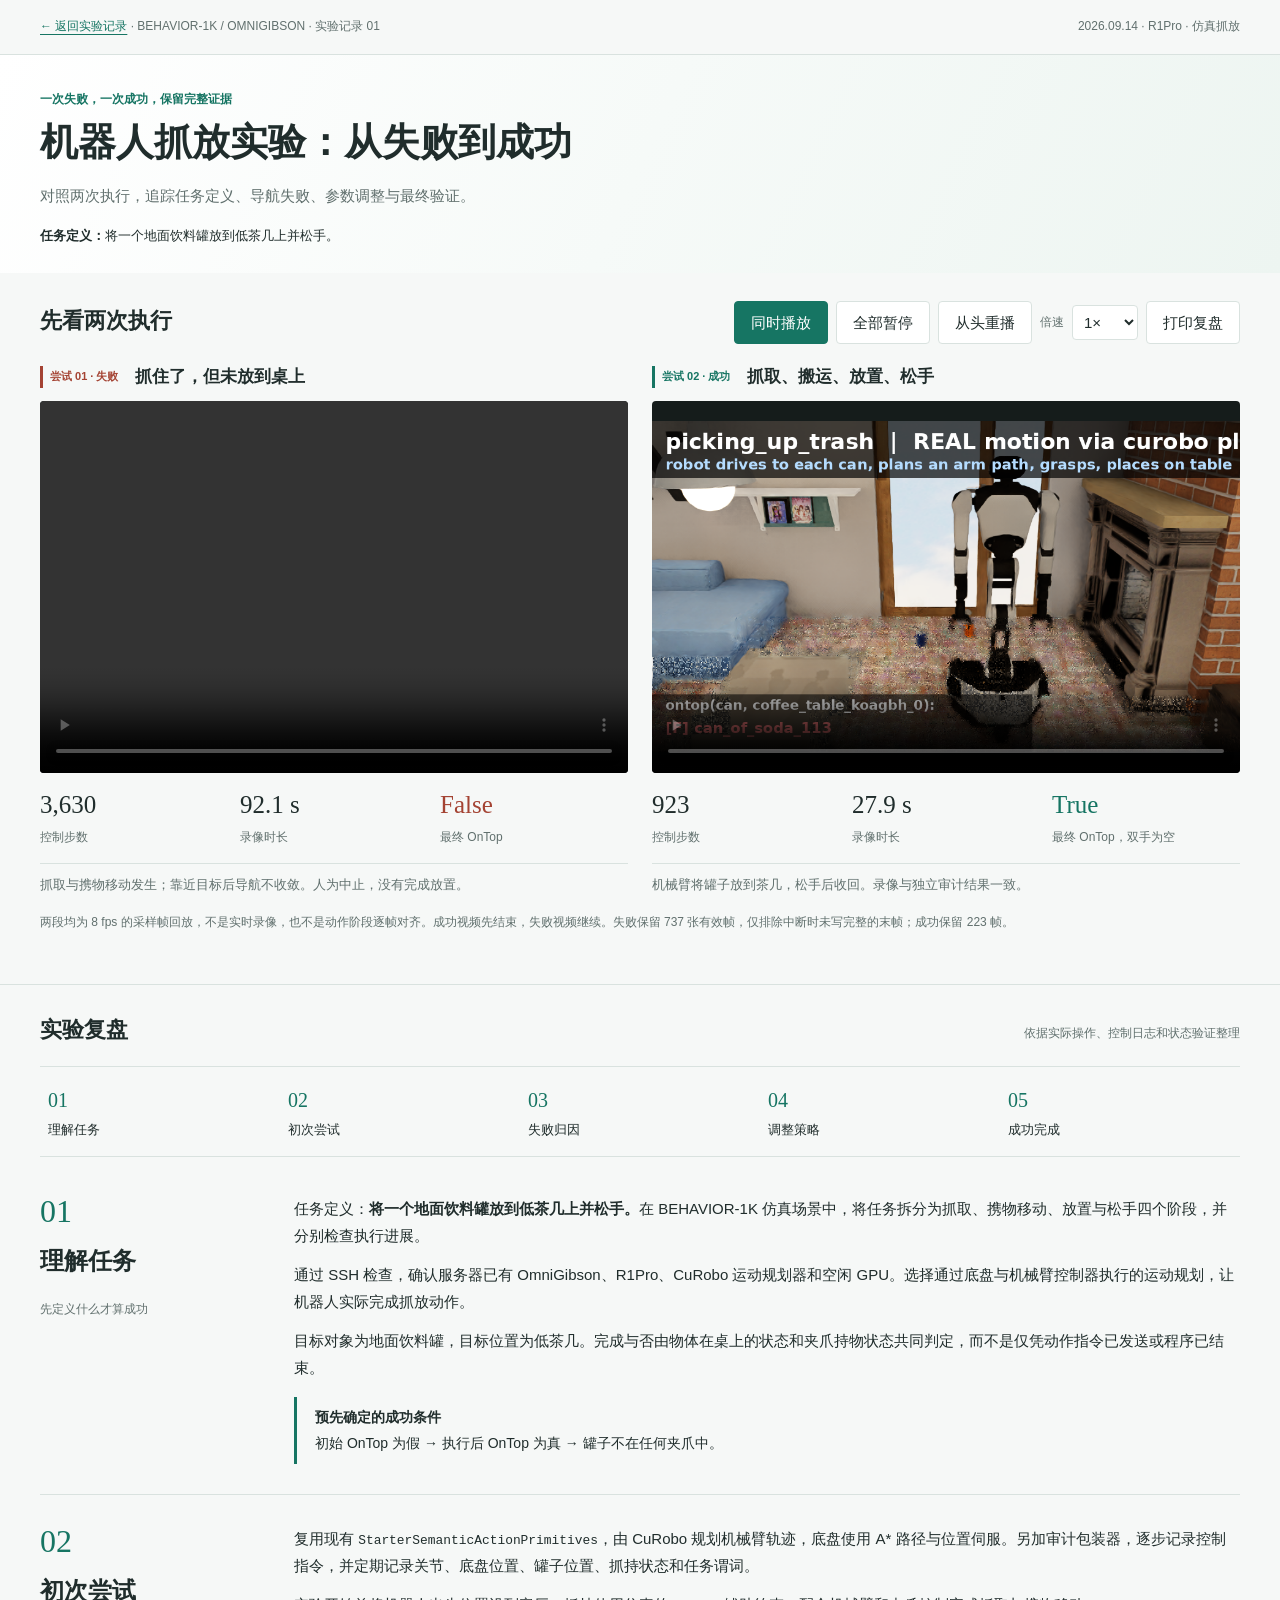
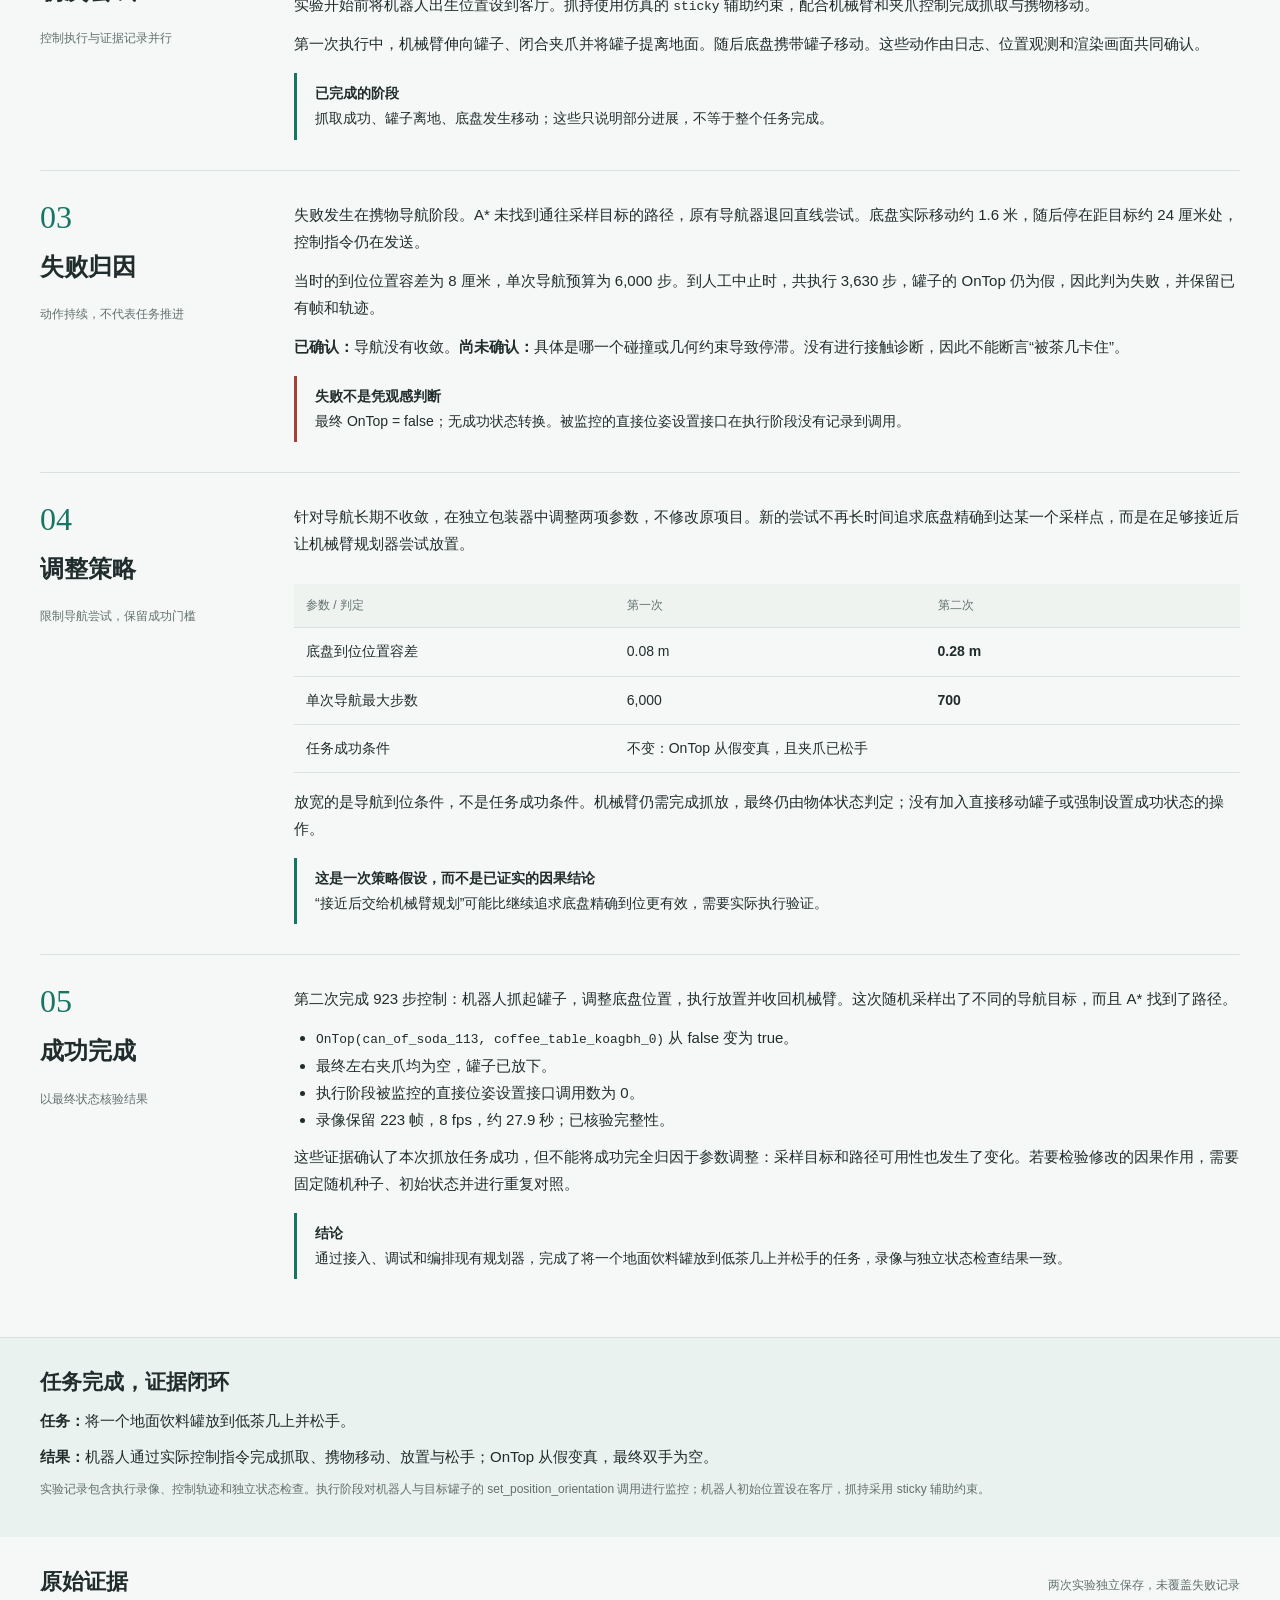
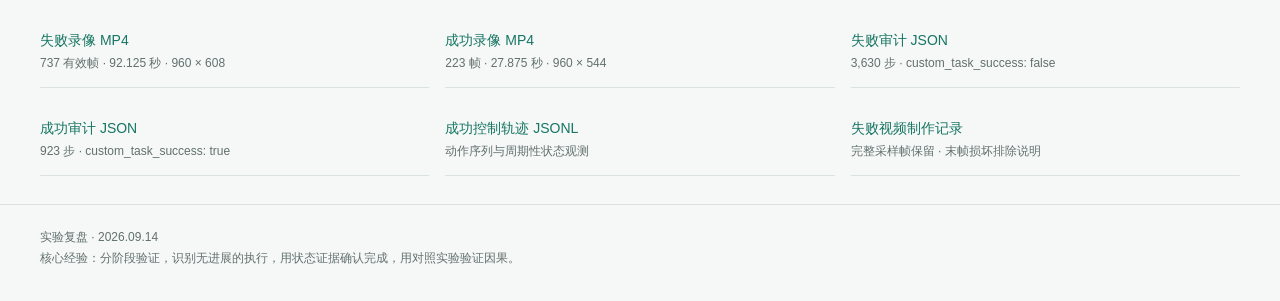
<file: static/lab/astra-behavior-pick-place/demo/index.html>
<!doctype html>
<html lang="zh-CN">
<head>
<meta charset="utf-8">
<meta name="viewport" content="width=device-width, initial-scale=1">
<title>机器人抓放实验 | 从失败到成功</title>
<style>
:root{--ink:#202d2c;--muted:#61706e;--line:#d9e2df;--green:#167563;--red:#a44333;--paper:#f6f8f7;--white:#fff}
*{box-sizing:border-box;letter-spacing:0}html{scroll-behavior:smooth;scroll-padding-top:24px}body{margin:0;color:var(--ink);background:var(--paper);font-family:"PingFang SC","Microsoft YaHei",sans-serif;font-size:15px;line-height:1.8}a{color:var(--green);text-underline-offset:4px}button,select{font:inherit;color:inherit}button{cursor:pointer;padding:7px 16px;border:1px solid var(--line);border-radius:4px;background:white}button:hover{border-color:var(--green)}button:focus-visible,a:focus-visible,select:focus-visible{outline:3px solid #7cbcad;outline-offset:3px}button:disabled{opacity:.5;cursor:wait}.wrap{max-width:1280px;margin:auto;padding:0 40px}.mast{border-bottom:1px solid var(--line);padding:16px 0;font-size:12px;color:var(--muted)}.mast .wrap{display:flex;justify-content:space-between;gap:15px;flex-wrap:wrap}.intro{padding:34px 0 26px;background:linear-gradient(115deg,#fff,#edf5f1)}.eyebrow{font-size:12px;color:var(--green);font-weight:600}.intro h1{font-family:"Songti SC","STSong",Georgia,serif;font-size:38px;line-height:1.3;margin:8px 0 14px;font-weight:600}.intro p{margin:0;max-width:880px;color:var(--muted)}.scope{margin-top:15px!important;color:var(--ink)!important;font-size:13px}.section{padding:28px 0;border-bottom:1px solid var(--line)}.section-head{display:flex;align-items:baseline;justify-content:space-between;gap:14px;flex-wrap:wrap;margin-bottom:18px}h2{font-size:22px;margin:0;line-height:1.5}h3{font-size:17px;margin:0 0 10px}.meta{font-size:12px;color:var(--muted)}.toolbar{display:flex;gap:8px;align-items:center;flex-wrap:wrap}.toolbar select{padding:7px;border:1px solid var(--line);background:white;border-radius:4px}.primary{background:var(--green);color:#fff;border-color:var(--green)}.videos{display:grid;grid-template-columns:1fr 1fr;gap:24px}.video-heading{display:flex;align-items:center;gap:10px;flex-wrap:wrap;margin-bottom:8px}.badge{font-size:11px;padding:1px 7px;border-left:3px solid currentColor;font-weight:600}.failed{color:var(--red)}.passed{color:var(--green)}.video-heading h3{margin:0}.media{aspect-ratio:960/608;background:#151c1b;border-radius:4px;overflow:hidden}.media video{width:100%;height:100%;object-fit:contain;display:block}.caption{margin:9px 0 0;color:var(--muted);font-size:13px}.metrics{display:grid;grid-template-columns:repeat(3,1fr);gap:12px;padding:14px 0;border-bottom:1px solid var(--line)}.metric strong{font-family:Georgia,serif;font-size:25px;font-weight:400;display:block;line-height:1.4}.metric span{font-size:12px;color:var(--muted)}.note{font-size:12px;color:var(--muted);margin:16px 0 0}.status{font-size:12px;min-height:22px;color:var(--red)}.outcomes{display:grid;grid-template-columns:1fr 1fr;gap:24px;margin-top:18px}.outcomes p{margin:4px 0;font-size:13px}.phase-nav{display:grid;grid-template-columns:repeat(5,1fr);border-top:1px solid var(--line);border-bottom:1px solid var(--line);margin:20px 0 8px}.phase-nav a{padding:15px 8px;text-decoration:none;font-size:13px;color:var(--ink)}.phase-nav b{display:block;color:var(--green);font-family:Georgia,serif;font-size:20px;font-weight:400}.phase{display:grid;grid-template-columns:220px 1fr;gap:34px;padding:30px 0;border-bottom:1px solid var(--line);scroll-margin-top:24px}.phase:last-child{border-bottom:0}.phase-num{font-family:Georgia,serif;color:var(--green);font-size:32px;line-height:1}.phase h3{font-family:"Songti SC","STSong",serif;font-size:24px;margin-top:10px}.phase-label{font-size:12px;color:var(--muted)}.phase p{margin:0 0 12px}.phase p:last-child{margin-bottom:0}.phase ul{padding-left:22px;margin:10px 0}.evidence{border-left:3px solid var(--green);padding:8px 0 8px 18px;margin-top:16px;font-size:14px}.evidence.failure{border-color:var(--red)}code{font-family:Menlo,Consolas,monospace;font-size:.86em;overflow-wrap:anywhere}.table-scroll{overflow-x:auto}table{border-collapse:collapse;width:100%;font-size:14px;margin:15px 0}th,td{text-align:left;padding:11px 12px;border-bottom:1px solid var(--line);vertical-align:top}th{font-size:12px;color:var(--muted);font-weight:500;background:#eef3f0}.boundary{background:#eaf2ef;padding:28px 0}.boundary p{margin:9px 0}.boundary h2{font-size:21px}.evidence-links{display:grid;grid-template-columns:repeat(3,1fr);gap:16px}.evidence-links a{display:block;border-bottom:1px solid var(--line);padding:12px 0;text-decoration:none;font-size:14px;overflow-wrap:anywhere}.evidence-links small{display:block;color:var(--muted);font-size:12px}footer{padding:22px 0 32px;font-size:12px;color:var(--muted)}.print-only{display:none}
@media(max-width:800px){.wrap{padding:0 20px}.intro h1{font-size:30px}.videos,.outcomes{grid-template-columns:1fr}.phase{grid-template-columns:1fr;gap:12px}.phase h3{display:inline;margin-left:12px}.phase-label{display:block}.phase-nav{grid-template-columns:repeat(5,minmax(0,1fr))}.phase-nav a{font-size:11px;padding:12px 3px}.evidence-links{grid-template-columns:1fr 1fr}.toolbar{width:100%}.intro{padding-top:26px}.metrics strong{font-size:22px}}
@media(max-width:400px){.intro h1{font-size:27px}.wrap{padding:0 16px}.evidence-links{grid-template-columns:1fr}}
@media(prefers-reduced-motion:reduce){html{scroll-behavior:auto}}
@media print{body{background:white;font-size:11px}.wrap{padding:0}.toolbar,.phase-nav,.status{display:none}.print-only{display:block}.section,.phase{break-inside:avoid}.intro h1{font-size:28px}.media{display:none}.videos{gap:18px}.phase{grid-template-columns:140px 1fr;padding:20px 0}a{color:inherit}.boundary{background:white;border:1px solid #ccc;padding:18px}.evidence-links{grid-template-columns:1fr 1fr}}
</style>
</head>
<body>
<header class="mast"><div class="wrap"><span><a href="../">← 返回实验记录</a> · BEHAVIOR-1K / OMNIGIBSON · 实验记录 01</span><span>2026.09.14 · R1Pro · 仿真抓放</span></div></header>
<main>
<section class="intro"><div class="wrap"><div class="eyebrow">一次失败，一次成功，保留完整证据</div><h1>机器人抓放实验：从失败到成功</h1><p>对照两次执行，追踪任务定义、导航失败、参数调整与最终验证。</p><p class="scope"><strong>任务定义：</strong>将一个地面饮料罐放到低茶几上并松手。</p></div></section>
<section class="section"><div class="wrap">
<div class="section-head"><h2>先看两次执行</h2><div class="toolbar"><button class="primary" id="play">同时播放</button><button id="pause">全部暂停</button><button id="restart">从头重播</button><label for="speed" class="meta">倍速</label><select id="speed"><option value="0.5">0.5×</option><option value="1" selected>1×</option><option value="2">2×</option><option value="4">4×</option></select><button id="print">打印复盘</button></div></div>
<div class="videos">
<article><div class="video-heading"><span class="badge failed">尝试 01 · 失败</span><h3>抓住了，但未放到桌上</h3></div><div class="media"><video id="failure" controls playsinline preload="metadata" aria-label="失败尝试完整录像"><source src="../evidence/failed_attempt_full.mp4" type="video/mp4">浏览器无法播放此视频，请下载 MP4。</video></div><div class="metrics"><div class="metric"><strong>3,630</strong><span>控制步数</span></div><div class="metric"><strong>92.1 s</strong><span>录像时长</span></div><div class="metric"><strong class="failed">False</strong><span>最终 OnTop</span></div></div><p class="caption">抓取与携物移动发生；靠近目标后导航不收敛。人为中止，没有完成放置。</p></article>
<article><div class="video-heading"><span class="badge passed">尝试 02 · 成功</span><h3>抓取、搬运、放置、松手</h3></div><div class="media"><video id="success" controls playsinline preload="metadata" poster="../evidence/poster.png" aria-label="成功尝试完整录像"><source src="../evidence/render_motion.mp4" type="video/mp4">浏览器无法播放此视频，请下载 MP4。</video></div><div class="metrics"><div class="metric"><strong>923</strong><span>控制步数</span></div><div class="metric"><strong>27.9 s</strong><span>录像时长</span></div><div class="metric"><strong class="passed">True</strong><span>最终 OnTop，双手为空</span></div></div><p class="caption">机械臂将罐子放到茶几，松手后收回。录像与独立审计结果一致。</p></article>
</div><p class="note">两段均为 8 fps 的采样帧回放，不是实时录像，也不是动作阶段逐帧对齐。成功视频先结束，失败视频继续。失败保留 737 张有效帧，仅排除中断时未写完整的末帧；成功保留 223 帧。</p><div id="status" class="status" role="status" aria-live="polite"></div><p class="print-only">录像文件：failed_attempt_full.mp4（失败） / render_motion.mp4（成功）</p>
</div></section>
<section class="section"><div class="wrap"><div class="section-head"><h2>实验复盘</h2><span class="meta">依据实际操作、控制日志和状态验证整理</span></div>
<nav class="phase-nav" aria-label="复盘阶段"><a href="#understand"><b>01</b>理解任务</a><a href="#attempt"><b>02</b>初次尝试</a><a href="#diagnosis"><b>03</b>失败归因</a><a href="#adjust"><b>04</b>调整策略</a><a href="#complete"><b>05</b>成功完成</a></nav>
<article class="phase" id="understand"><div><span class="phase-num">01</span><h3>理解任务</h3><span class="phase-label">先定义什么才算成功</span></div><div><p>任务定义：<strong>将一个地面饮料罐放到低茶几上并松手。</strong>在 BEHAVIOR-1K 仿真场景中，将任务拆分为抓取、携物移动、放置与松手四个阶段，并分别检查执行进展。</p><p>通过 SSH 检查，确认服务器已有 OmniGibson、R1Pro、CuRobo 运动规划器和空闲 GPU。选择通过底盘与机械臂控制器执行的运动规划，让机器人实际完成抓放动作。</p><p>目标对象为地面饮料罐，目标位置为低茶几。完成与否由物体在桌上的状态和夹爪持物状态共同判定，而不是仅凭动作指令已发送或程序已结束。</p><div class="evidence"><strong>预先确定的成功条件</strong><br>初始 OnTop 为假 → 执行后 OnTop 为真 → 罐子不在任何夹爪中。</div></div></article>
<article class="phase" id="attempt"><div><span class="phase-num">02</span><h3>初次尝试</h3><span class="phase-label">控制执行与证据记录并行</span></div><div><p>复用现有 <code>StarterSemanticActionPrimitives</code>，由 CuRobo 规划机械臂轨迹，底盘使用 A* 路径与位置伺服。另加审计包装器，逐步记录控制指令，并定期记录关节、底盘位置、罐子位置、抓持状态和任务谓词。</p><p>实验开始前将机器人出生位置设到客厅。抓持使用仿真的 <code>sticky</code> 辅助约束，配合机械臂和夹爪控制完成抓取与携物移动。</p><p>第一次执行中，机械臂伸向罐子、闭合夹爪并将罐子提离地面。随后底盘携带罐子移动。这些动作由日志、位置观测和渲染画面共同确认。</p><div class="evidence"><strong>已完成的阶段</strong><br>抓取成功、罐子离地、底盘发生移动；这些只说明部分进展，不等于整个任务完成。</div></div></article>
<article class="phase" id="diagnosis"><div><span class="phase-num">03</span><h3>失败归因</h3><span class="phase-label">动作持续，不代表任务推进</span></div><div><p>失败发生在携物导航阶段。A* 未找到通往采样目标的路径，原有导航器退回直线尝试。底盘实际移动约 1.6 米，随后停在距目标约 24 厘米处，控制指令仍在发送。</p><p>当时的到位位置容差为 8 厘米，单次导航预算为 6,000 步。到人工中止时，共执行 3,630 步，罐子的 OnTop 仍为假，因此判为失败，并保留已有帧和轨迹。</p><p><strong>已确认：</strong>导航没有收敛。<strong>尚未确认：</strong>具体是哪一个碰撞或几何约束导致停滞。没有进行接触诊断，因此不能断言“被茶几卡住”。</p><div class="evidence failure"><strong>失败不是凭观感判断</strong><br>最终 OnTop = false；无成功状态转换。被监控的直接位姿设置接口在执行阶段没有记录到调用。</div></div></article>
<article class="phase" id="adjust"><div><span class="phase-num">04</span><h3>调整策略</h3><span class="phase-label">限制导航尝试，保留成功门槛</span></div><div><p>针对导航长期不收敛，在独立包装器中调整两项参数，不修改原项目。新的尝试不再长时间追求底盘精确到达某一个采样点，而是在足够接近后让机械臂规划器尝试放置。</p><div class="table-scroll"><table><thead><tr><th>参数 / 判定</th><th>第一次</th><th>第二次</th></tr></thead><tbody><tr><td>底盘到位位置容差</td><td>0.08 m</td><td><strong>0.28 m</strong></td></tr><tr><td>单次导航最大步数</td><td>6,000</td><td><strong>700</strong></td></tr><tr><td>任务成功条件</td><td colspan="2">不变：OnTop 从假变真，且夹爪已松手</td></tr></tbody></table></div><p>放宽的是导航到位条件，不是任务成功条件。机械臂仍需完成抓放，最终仍由物体状态判定；没有加入直接移动罐子或强制设置成功状态的操作。</p><div class="evidence"><strong>这是一次策略假设，而不是已证实的因果结论</strong><br>“接近后交给机械臂规划”可能比继续追求底盘精确到位更有效，需要实际执行验证。</div></div></article>
<article class="phase" id="complete"><div><span class="phase-num">05</span><h3>成功完成</h3><span class="phase-label">以最终状态核验结果</span></div><div><p>第二次完成 923 步控制：机器人抓起罐子，调整底盘位置，执行放置并收回机械臂。这次随机采样出了不同的导航目标，而且 A* 找到了路径。</p><ul><li><code>OnTop(can_of_soda_113, coffee_table_koagbh_0)</code> 从 false 变为 true。</li><li>最终左右夹爪均为空，罐子已放下。</li><li>执行阶段被监控的直接位姿设置接口调用数为 0。</li><li>录像保留 223 帧，8 fps，约 27.9 秒；已核验完整性。</li></ul><p>这些证据确认了本次抓放任务成功，但不能将成功完全归因于参数调整：采样目标和路径可用性也发生了变化。若要检验修改的因果作用，需要固定随机种子、初始状态并进行重复对照。</p><div class="evidence"><strong>结论</strong><br>通过接入、调试和编排现有规划器，完成了将一个地面饮料罐放到低茶几上并松手的任务，录像与独立状态检查结果一致。</div></div></article>
</div></section>
<section class="boundary"><div class="wrap"><h2>任务完成，证据闭环</h2><p><strong>任务：</strong>将一个地面饮料罐放到低茶几上并松手。</p><p><strong>结果：</strong>机器人通过实际控制指令完成抓取、携物移动、放置与松手；OnTop 从假变真，最终双手为空。</p><p class="meta">实验记录包含执行录像、控制轨迹和独立状态检查。执行阶段对机器人与目标罐子的 set_position_orientation 调用进行监控；机器人初始位置设在客厅，抓持采用 sticky 辅助约束。</p></div></section>
<section class="section"><div class="wrap"><div class="section-head"><h2>原始证据</h2><span class="meta">两次实验独立保存，未覆盖失败记录</span></div><div class="evidence-links"><a href="../evidence/failed_attempt_full.mp4" download>失败录像 MP4<small>737 有效帧 · 92.125 秒 · 960 × 608</small></a><a href="../evidence/render_motion.mp4" download>成功录像 MP4<small>223 帧 · 27.875 秒 · 960 × 544</small></a><a href="../evidence/failure_audit_result.json" download>失败审计 JSON<small>3,630 步 · custom_task_success: false</small></a><a href="../evidence/audit_result.json" download>成功审计 JSON<small>923 步 · custom_task_success: true</small></a><a href="../evidence/actions.jsonl" download>成功控制轨迹 JSONL<small>动作序列与周期性状态观测</small></a><a href="../evidence/failure_video_info.json" download>失败视频制作记录<small>完整采样帧保留 · 末帧损坏排除说明</small></a></div></div></section>
</main><footer><div class="wrap">实验复盘 · 2026.09.14<br>核心经验：分阶段验证，识别无进展的执行，用状态证据确认完成，用对照实验验证因果。</div></footer>
<script>
const videos = [...document.querySelectorAll('video')];
const status = document.getElementById('status');
async function playAll(restart = false) {
  status.textContent = '';
  if (restart) videos.forEach(video => { video.pause(); video.currentTime = 0; });
  const results = await Promise.allSettled(videos.map(video => {
    if (video.ended) video.currentTime = 0;
    return video.play();
  }));
  if (results.some(result => result.status === 'rejected')) status.textContent = '部分视频未能播放，请检查视频文件或使用播放器中的播放按钮。';
}
document.getElementById('play').addEventListener('click', () => playAll());
document.getElementById('restart').addEventListener('click', () => playAll(true));
document.getElementById('pause').addEventListener('click', () => videos.forEach(video => video.pause()));
document.getElementById('speed').addEventListener('change', event => videos.forEach(video => { video.playbackRate = Number(event.target.value); }));
document.getElementById('print').addEventListener('click', () => window.print());
videos.forEach(video => video.addEventListener('error', () => { status.textContent = '无法读取视频。请保留展示页与配套视频的相对位置，或下载 MP4 单独播放。'; }));
</script>
</body>
</html>
</file>
